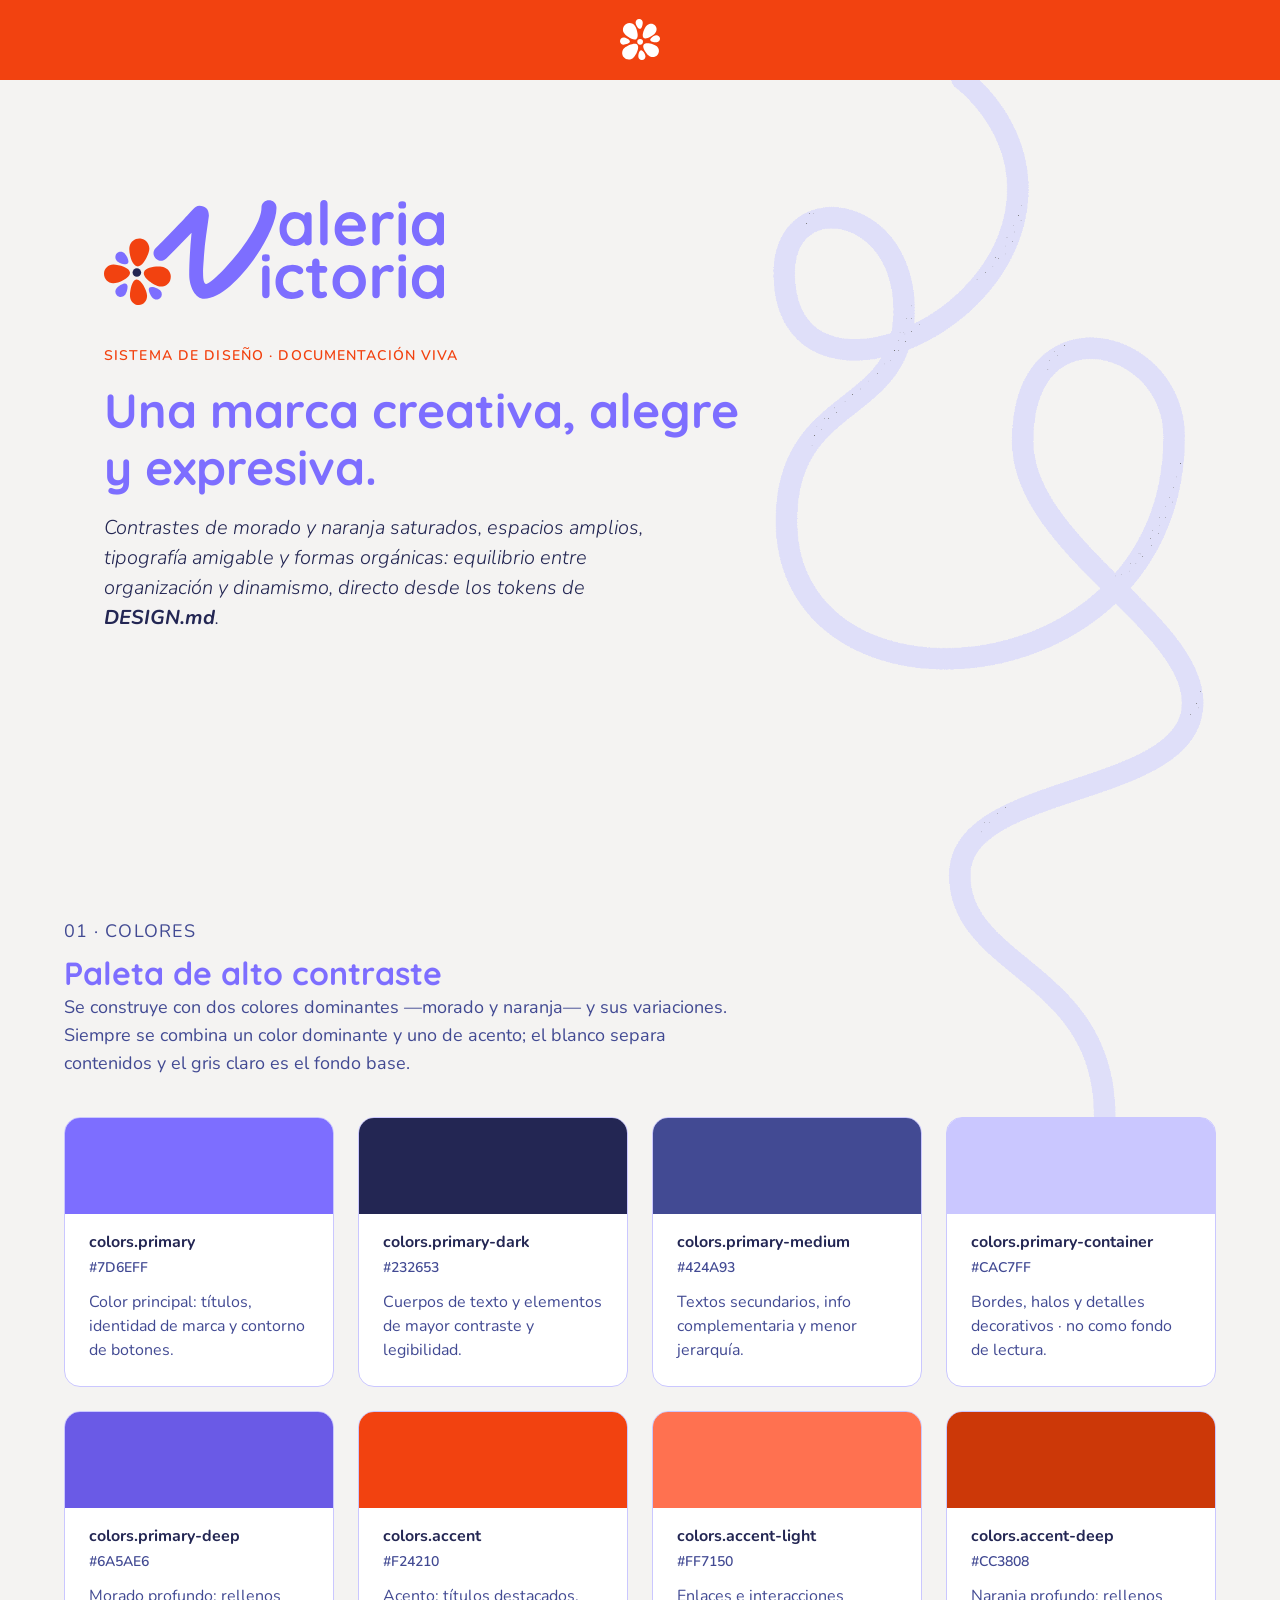
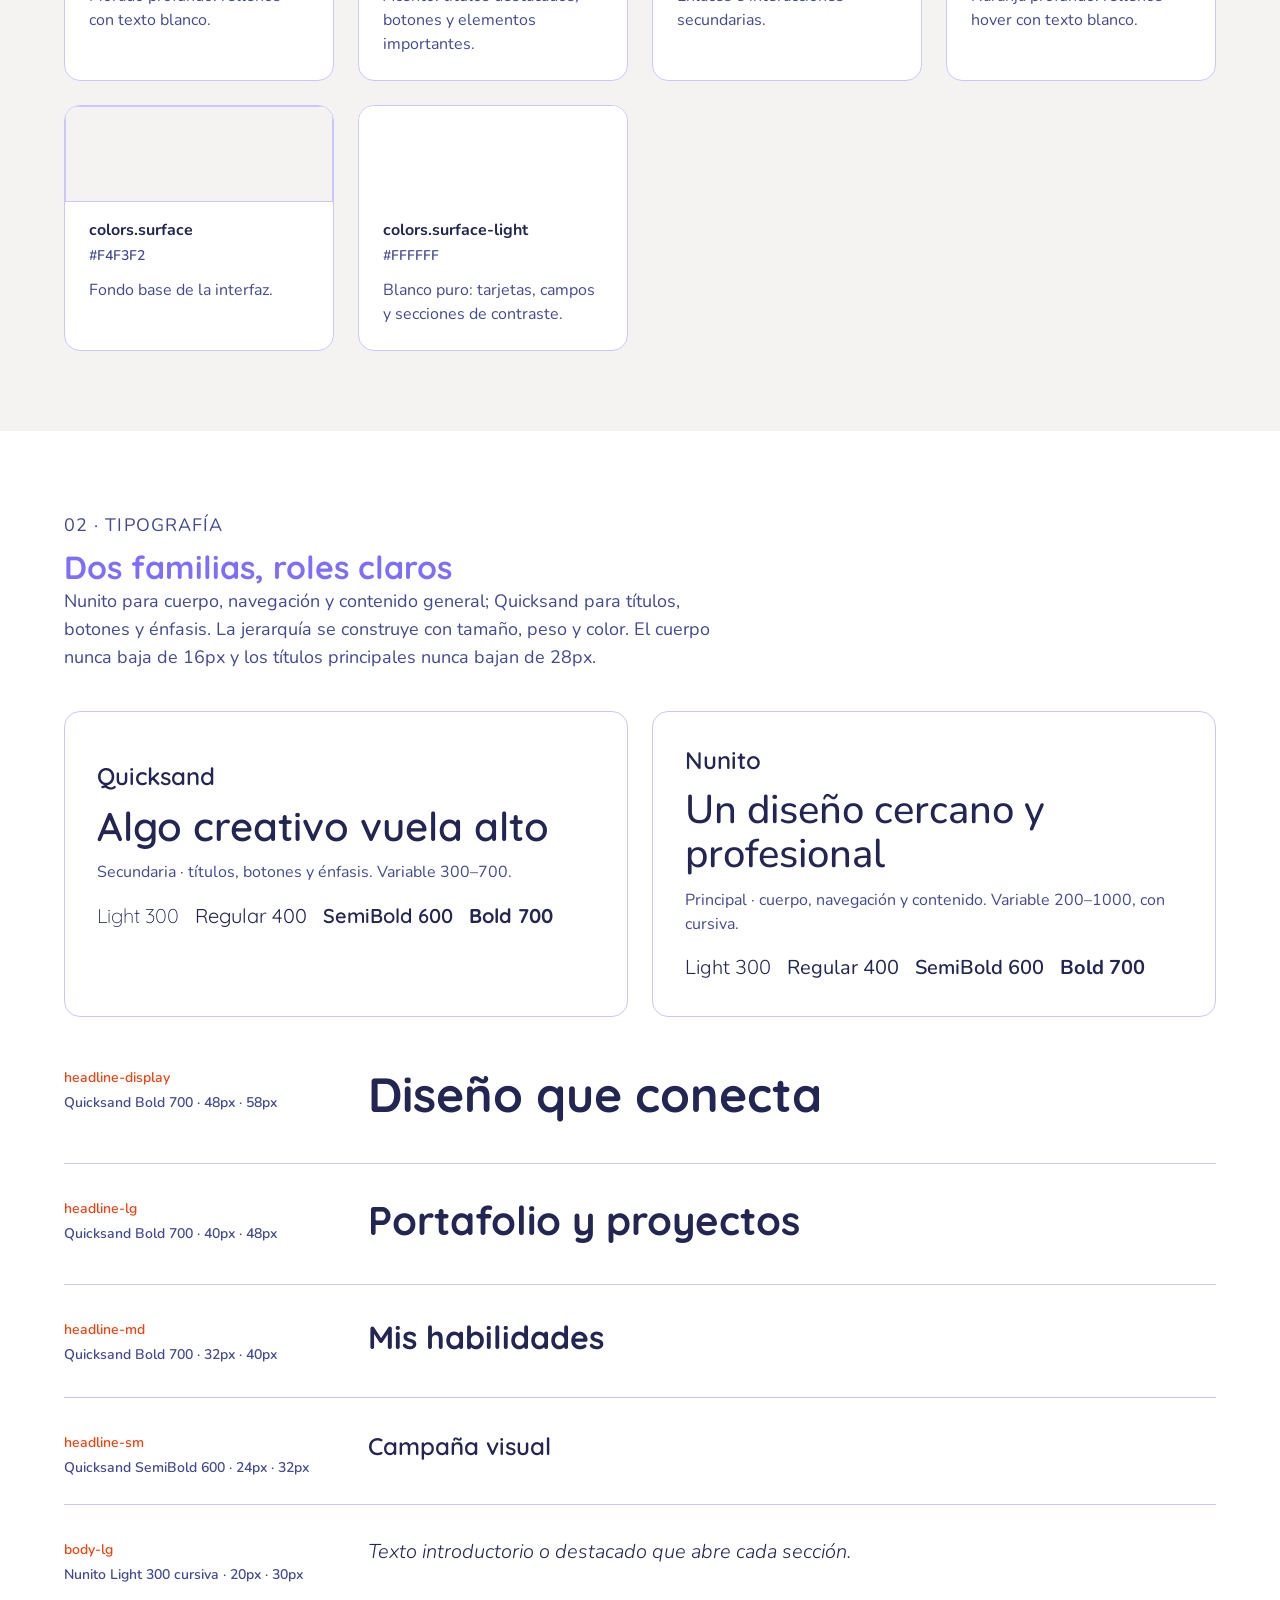
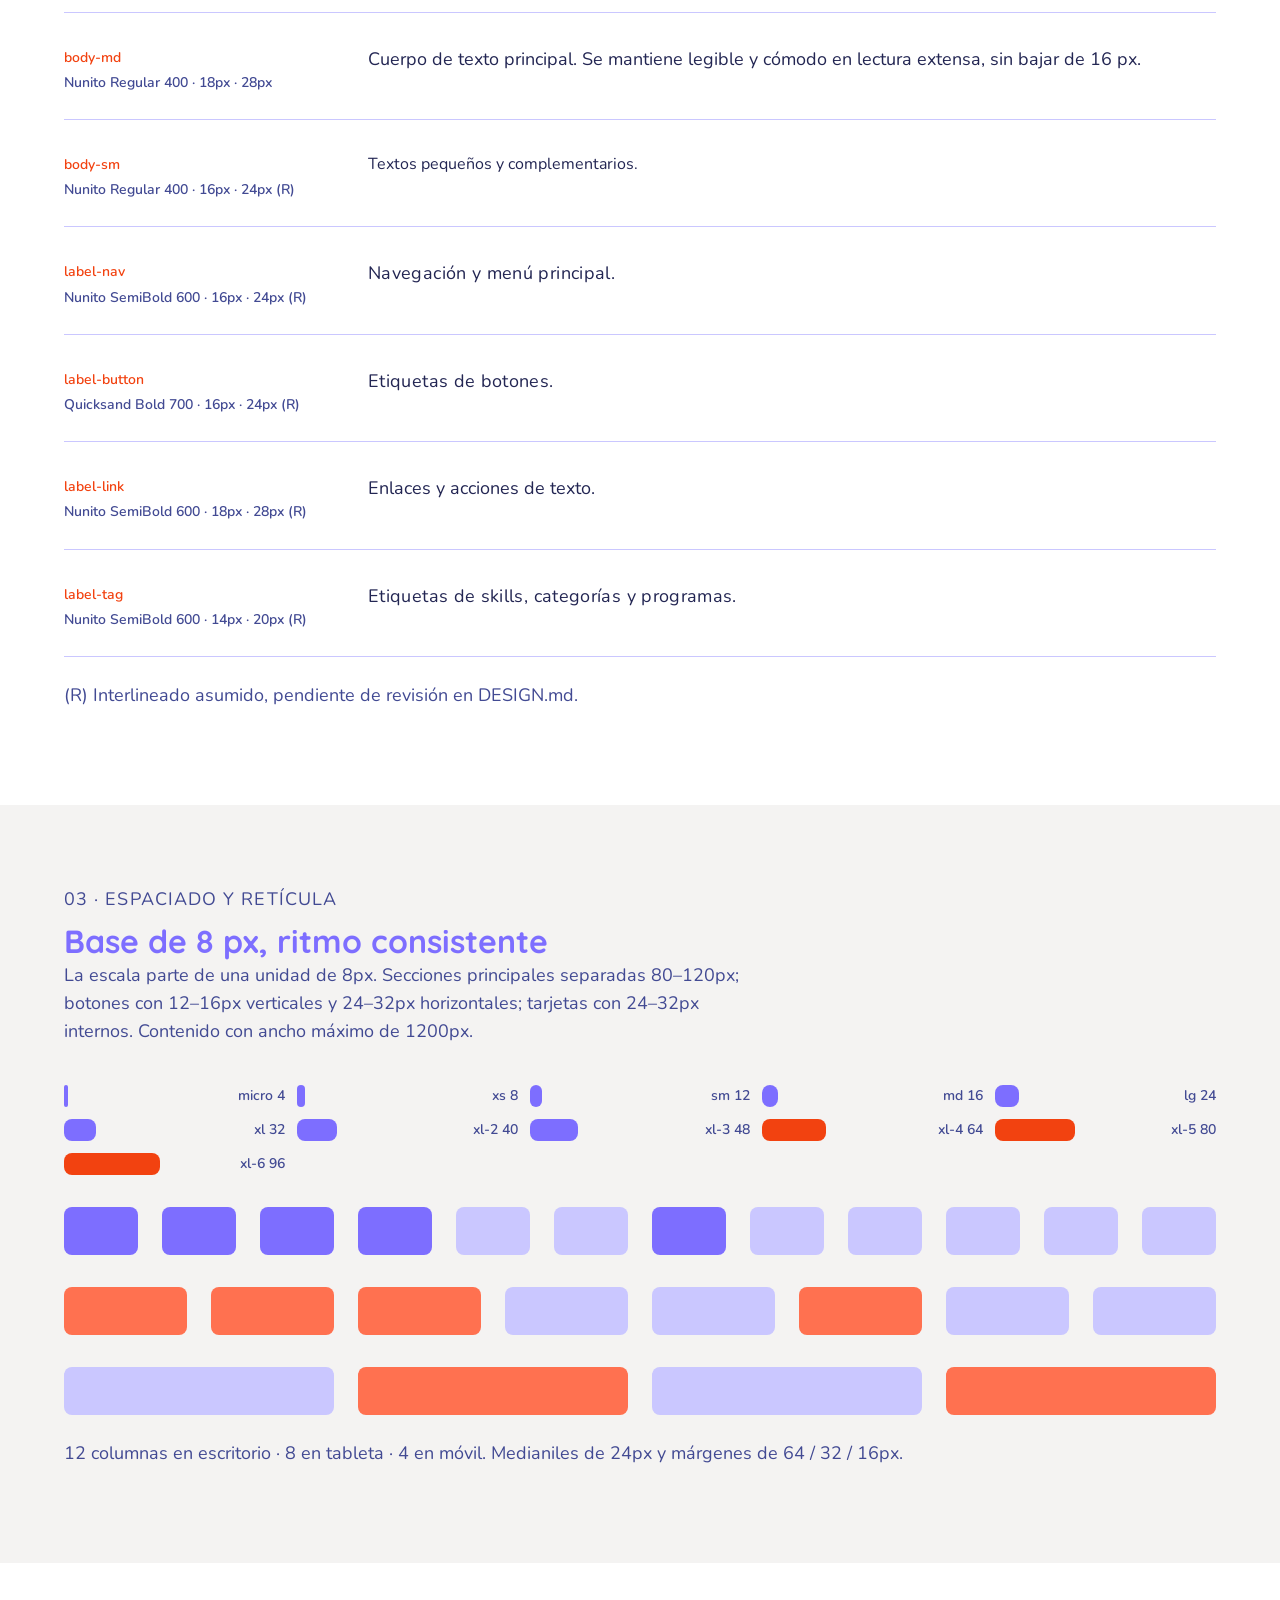
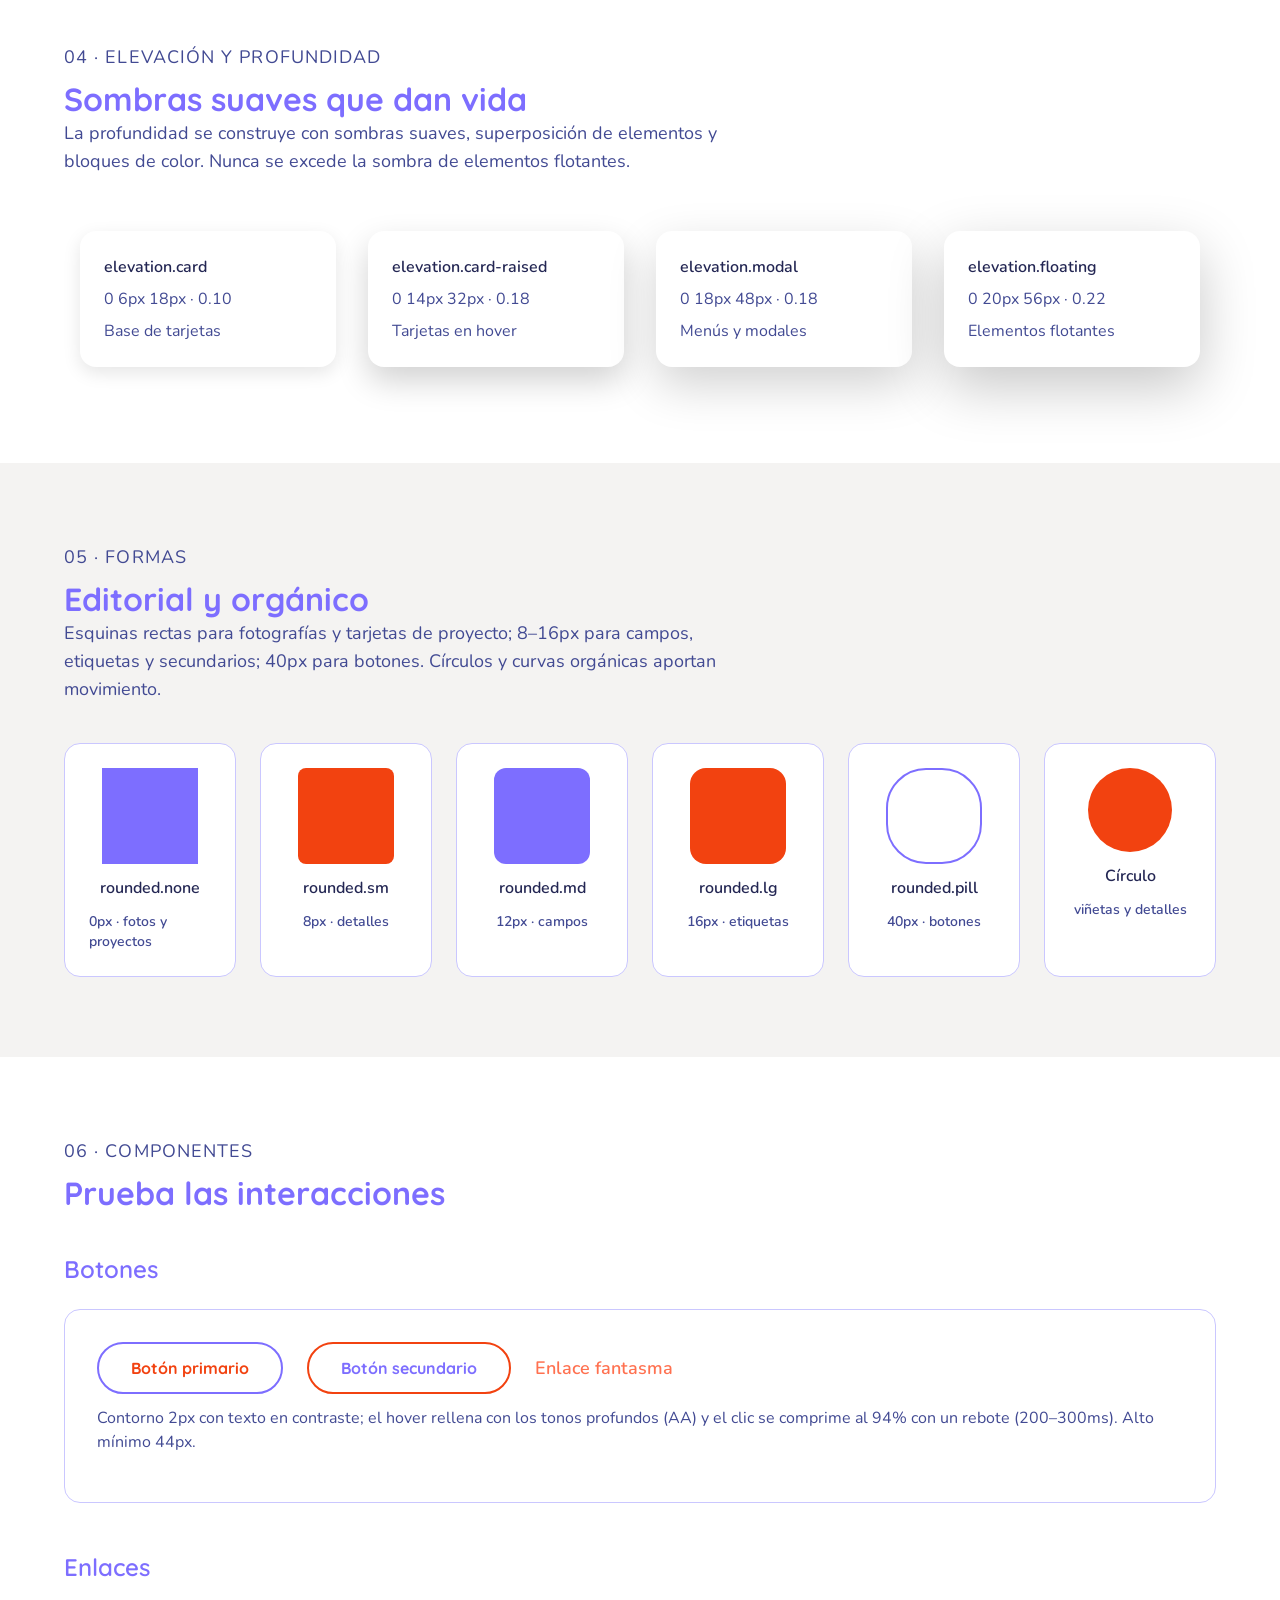
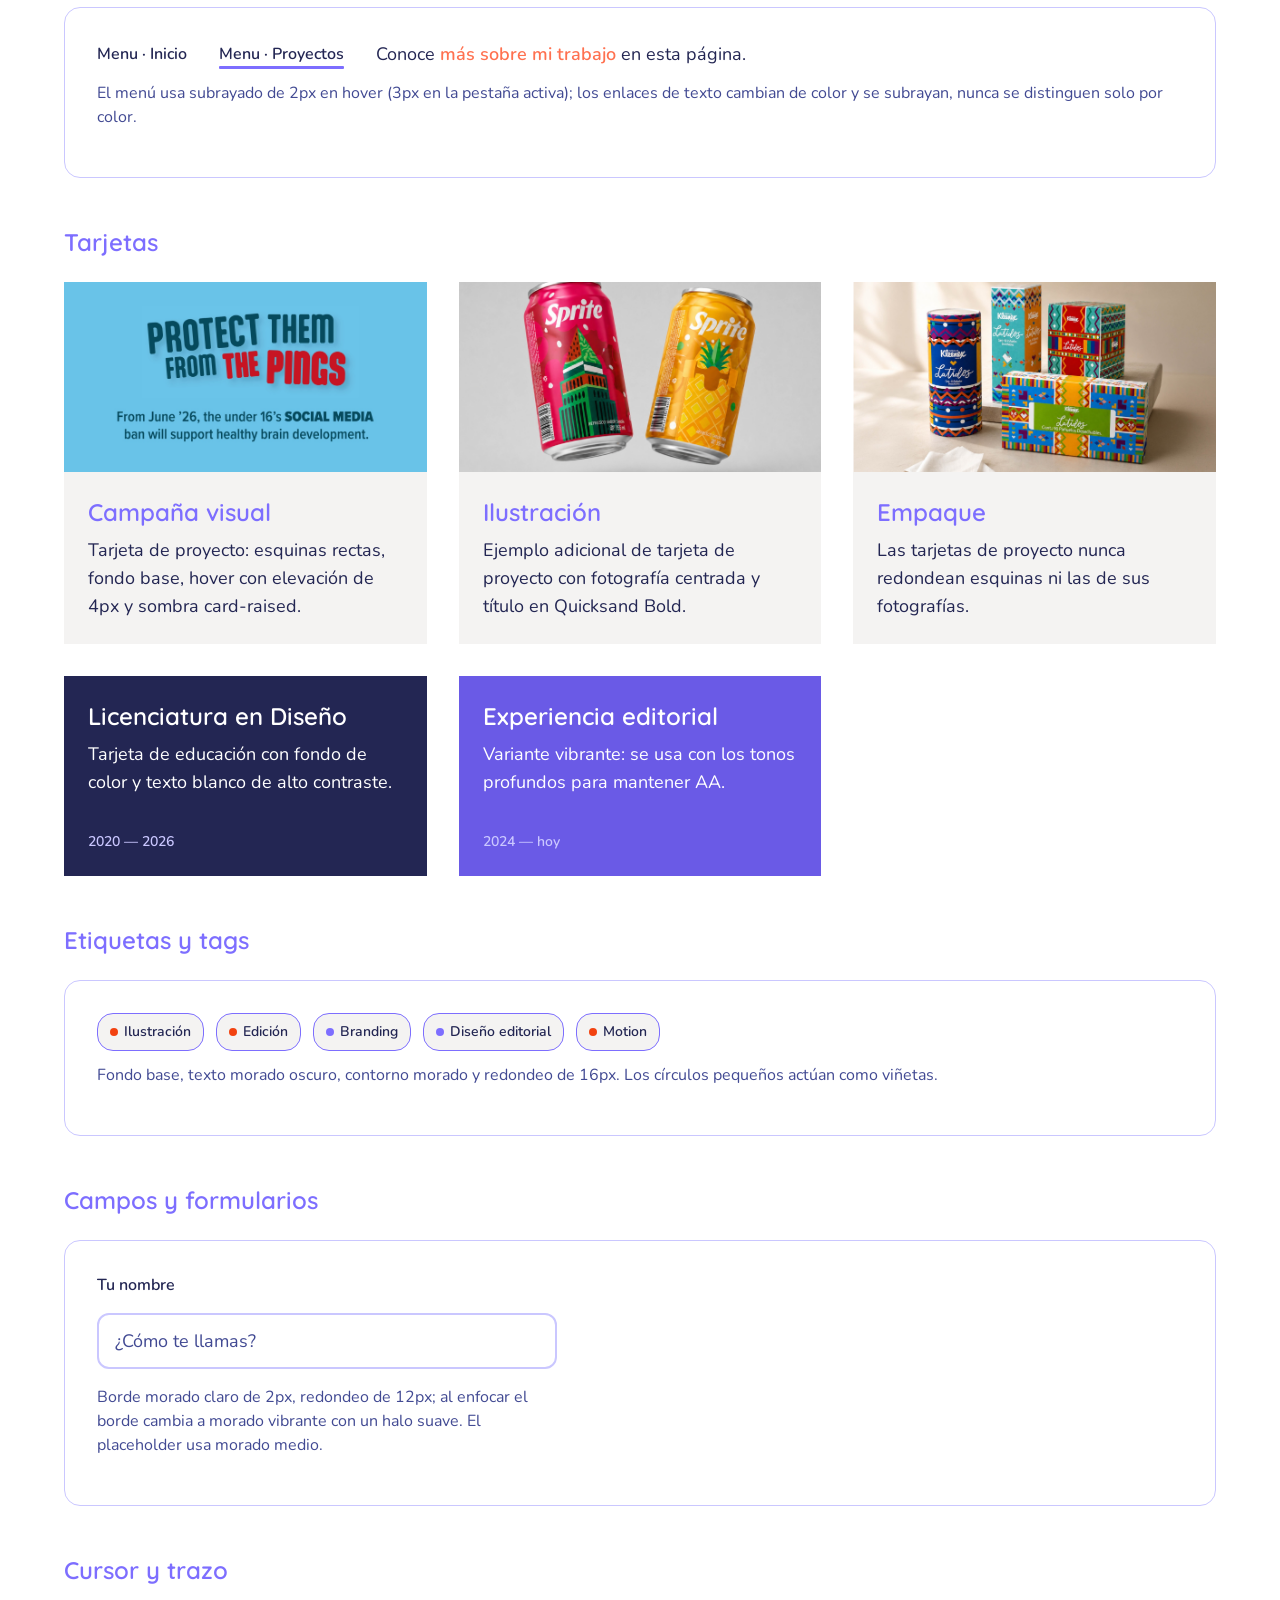
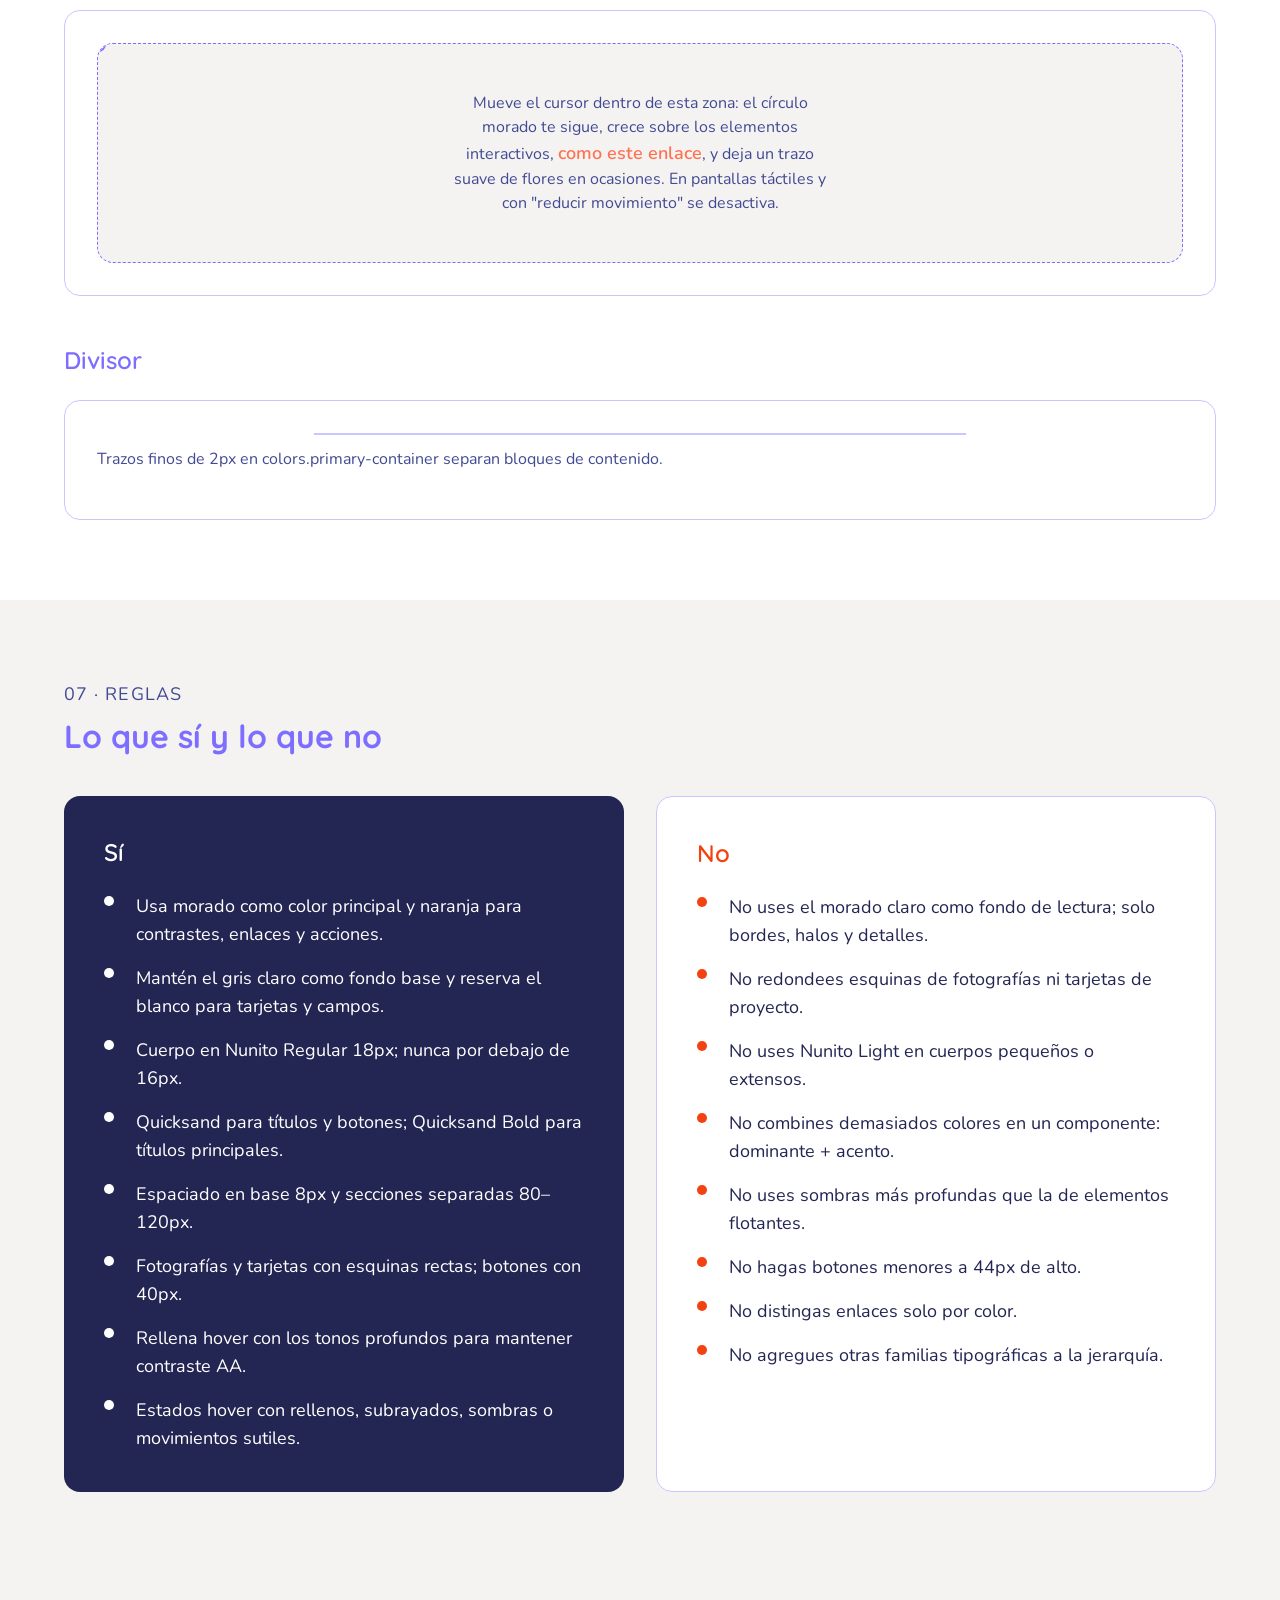
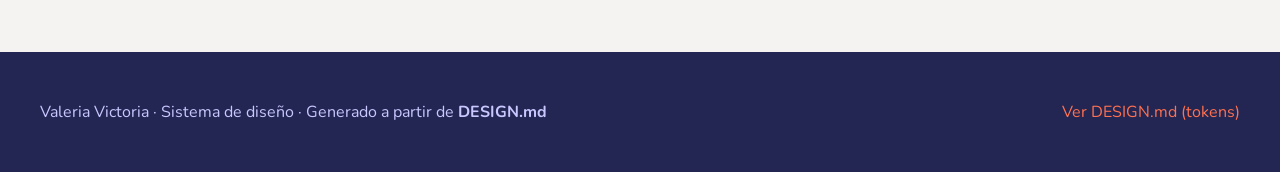
<file: design.html>
<!DOCTYPE html>
<html lang="es">
<head>
<meta charset="UTF-8">
<meta name="viewport" content="width=device-width, initial-scale=1">
<title>Valeria Victoria · Sistema de Diseño</title>
<link rel="icon" href="assets/img/icon.svg" type="image/svg+xml">
<meta name="description" content="Página de referencia del sistema de diseño Valeria Victoria: colores, tipografía, espaciado, elevación, formas y componentes.">
<style>
:root {
  --color-primary: #7d6eff;
  --color-primary-dark: #232653;
  --color-primary-medium: #424a93;
  --color-primary-container: #cac7ff;
  --color-primary-deep: #6a5ae6;
  --color-accent: #f24210;
  --color-accent-light: #ff7150;
  --color-accent-deep: #cc3808;
  --color-surface: #f4f3f2;
  --color-surface-light: #ffffff;
  --spacing-unit: 8px;
  --spacing-micro: 4px;
  --spacing-xs: 8px;
  --spacing-sm: 12px;
  --spacing-md: 16px;
  --spacing-lg: 24px;
  --spacing-xl: 32px;
  --spacing-xl-2: 40px;
  --spacing-xl-3: 48px;
  --spacing-xl-4: 64px;
  --spacing-xl-5: 80px;
  --spacing-xl-6: 96px;
  --spacing-xl-7: 120px;
  --spacing-content-width: 1200px;
  --spacing-gutter: 24px;
  --spacing-margin-desktop: 64px;
  --spacing-margin-tablet: 32px;
  --spacing-margin-mobile: 16px;
  --rounded-none: 0px;
  --rounded-sm: 8px;
  --rounded-md: 12px;
  --rounded-lg: 16px;
  --rounded-pill: 40px;
  --font-quicksand: 'Quicksand', 'Segoe UI', sans-serif;
  --font-nunito: 'Nunito', 'Segoe UI', sans-serif;
  --type-display: 700 48px/58px var(--font-quicksand);
  --type-h1: 700 40px/48px var(--font-quicksand);
  --type-h2: 700 32px/40px var(--font-quicksand);
  --type-h3: 600 24px/32px var(--font-quicksand);
  --type-body-lg: 300 20px/30px var(--font-nunito);
  --type-body-md: 400 18px/28px var(--font-nunito);
  --type-body-sm: 400 16px/24px var(--font-nunito);
  --type-label-nav: 600 16px/24px var(--font-nunito);
  --type-label-button: 700 16px/24px var(--font-quicksand);
  --type-label-link: 600 18px/28px var(--font-nunito);
  --type-label-tag: 600 14px/20px var(--font-nunito);
  --shadow-card: 0 6px 18px rgba(0, 0, 0, 0.10);
  --shadow-card-raised: 0 14px 32px rgba(0, 0, 0, 0.18);
  --shadow-modal: 0 18px 48px rgba(0, 0, 0, 0.18);
  --shadow-floating: 0 20px 56px rgba(0, 0, 0, 0.22);
  --text-on-primary-deep: #ffffff;
  --text-on-accent-deep: #ffffff;
  --text-on-primary-dark: #ffffff;
}

@font-face {
  font-family: 'Nunito';
  src: url('assets/fonts/Nunito-VariableFont_wght.woff2') format('woff2');
  font-weight: 200 1000;
  font-style: normal;
  font-display: swap;
}

@font-face {
  font-family: 'Nunito';
  src: url('assets/fonts/Nunito-Italic-VariableFont_wght.woff2') format('woff2');
  font-weight: 200 1000;
  font-style: italic;
  font-display: swap;
}

@font-face {
  font-family: 'Quicksand';
  src: url('assets/fonts/Quicksand-VariableFont_wght.woff2') format('woff2');
  font-weight: 300 700;
  font-style: normal;
  font-display: swap;
}

* { box-sizing: border-box; }

html { scroll-behavior: smooth; }
html, body { overflow-x: hidden; }
@supports (overflow: clip) { html, body { overflow-x: clip; } }

body {
  margin: 0;
  background: var(--color-surface);
  color: var(--color-primary-dark);
  font: var(--type-body-md);
  -webkit-font-smoothing: antialiased;
  line-height: 1.6;
}

html.is-preloading { overflow: hidden; }

.preloader {
  position: fixed;
  inset: 0;
  z-index: 1000;
  background: var(--color-accent);
  display: flex;
  align-items: center;
  justify-content: center;
  overflow: hidden;
  height: 100vh;
  transition: height .9s cubic-bezier(.4, .08, .2, 1);
  will-change: height;
}
.preloader__icon {
  width: 132px;
  height: auto;
  filter: brightness(0) invert(1);
  display: block;
  clip-path: circle(0% at 50% 50%);
  animation: preload-petals 1.4s cubic-bezier(.65, 0, .35, 1) .1s forwards;
  transition: width .8s cubic-bezier(.4, .08, .2, 1);
}
@keyframes preload-petals {
  from { clip-path: circle(0% at 50% 50%); transform: scale(.55); }
  55%  { transform: scale(1.12); }
  to   { clip-path: circle(62% at 50% 50%); transform: scale(1); }
}
.preloader.is-shrinking .preloader__icon {
  width: 40px;
  transform: scale(1);
  clip-path: none;
}
.preloader.is-done {
  opacity: 0;
  visibility: hidden;
  pointer-events: none;
  transition: opacity .5s ease, visibility 0s linear .5s;
}

@media (prefers-reduced-motion: reduce) {
  .preloader, .preloader__icon { display: none; animation: none; }
}

h1, h2, h3, h4 { font-family: var(--font-quicksand); color: var(--color-primary); margin: 0; }
h1 { font: 700 clamp(32px, 5vw, 48px)/1.2 var(--font-quicksand); }
h2 { font: var(--type-h2); }
h3 { font: var(--type-h3); color: var(--color-primary-dark); }

p { margin: 0 0 var(--spacing-md); }
a { color: var(--color-accent-light); font: var(--type-label-link); text-decoration: none; transition: color .2s ease; }
a:hover { color: var(--color-accent); text-decoration: underline; text-underline-offset: 4px; }

.skip-link {
  position: absolute;
  left: var(--spacing-sm);
  top: -60px;
  z-index: 100;
  background: var(--color-primary-dark);
  color: #fff;
  padding: var(--spacing-sm) var(--spacing-lg);
  border-radius: var(--rounded-pill);
  font: var(--type-label-button);
  transition: top .2s ease;
}
.skip-link:focus { top: var(--spacing-sm); text-decoration: none; color: #fff; }

:focus-visible {
  outline: none;
  box-shadow: 0 0 0 3px var(--color-surface), 0 0 0 6px var(--color-primary-dark);
  border-radius: var(--rounded-sm);
}

.site-header {
  position: sticky;
  top: 0;
  z-index: 50;
  background: var(--color-accent);
}
.site-header__inner {
  max-width: var(--spacing-content-width);
  margin: 0 auto;
  padding: var(--spacing-md) var(--spacing-margin-mobile);
  display: grid;
  grid-template-columns: 1fr auto 1fr;
  align-items: center;
  gap: var(--spacing-md);
}
@media (min-width: 1024px) {
  .site-header__inner { padding: var(--spacing-md) var(--spacing-margin-desktop); }
}
.brand { display: flex; align-items: center; justify-content: center; gap: var(--spacing-sm); }
.brand__logo-link {
  display: inline-flex; align-items: center;
  border-radius: var(--rounded-pill);
  padding: var(--spacing-micro, 4px);
  transition: transform 0.3s cubic-bezier(0.22, 1, 0.36, 1);
}
.brand__logo-link:hover { transform: translateY(-3px) rotate(-6deg); }
.brand__logo { height: 40px; width: auto; filter: brightness(0) invert(1); display: block; }

.site-nav { font: var(--type-label-nav); }
.site-nav--left { justify-self: start; }
.site-nav--right { justify-self: end; }
/* Lista unificada del menú móvil: oculta en escritorio */
.site-nav__list.site-nav__list--mobile { display: none; }
.site-nav__list {
  list-style: none;
  margin: 0;
  padding: 0;
  display: flex;
  align-items: baseline;
  flex-wrap: wrap;
  gap: var(--spacing-md);
}
.site-nav--right .site-nav__list { justify-content: flex-end; }
.site-nav a { color: var(--color-surface-light); font: var(--type-label-nav); text-decoration: none; position: relative; transition: color .25s ease; }
.site-nav a::after {
  content: '';
  position: absolute;
  left: 0;
  bottom: -3px;
  width: 100%;
  height: 2px;
  background: var(--color-surface);
  transform: scaleX(0);
  transform-origin: left;
  transition: transform .3s ease;
}
.site-nav a:hover { color: var(--color-primary-container); text-decoration: none; }
.site-nav a:hover::after { transform: scaleX(1); }
.site-nav a[aria-current="true"] { color: var(--color-primary-container); }
.site-nav a[aria-current="true"]::after { transform: scaleX(1); height: 3px; }
.nav-toggle {
  display: none;
  width: 44px; height: 44px;
  border: 2px solid var(--color-surface-light);
  border-radius: var(--rounded-sm);
  background: transparent;
  color: var(--color-surface-light);
  cursor: pointer;
  place-items: center;
}
.nav-toggle svg { width: 22px; height: 22px; stroke: currentColor; fill: none; }
.nav-toggle .icon-close { display: none; }
.nav-toggle[aria-expanded='true'] .icon-open { display: none; }
.nav-toggle[aria-expanded='true'] .icon-close { display: block; }

main { display: block; }
main > section { scroll-margin-top: 96px; padding: var(--spacing-xl-5) var(--spacing-margin-mobile); }
@media (min-width: 1024px) { main > section { padding-left: var(--spacing-margin-desktop); padding-right: var(--spacing-margin-desktop); } }
.section { max-width: var(--spacing-content-width); margin: 0 auto; }
.section--editors { background: var(--color-surface-light); }
.section__head { max-width: 680px; margin-bottom: var(--spacing-xl-2); }
.section__kicker { font: var(--type-label-tag); color: var(--color-accent); text-transform: uppercase; letter-spacing: .06em; margin-bottom: var(--spacing-xs); }
.section__head h2 { color: var(--color-primary); }
.section__head p { color: var(--color-primary-medium); font: var(--type-body-md); }

.hero {
  background: var(--color-surface);
  position: relative;
}
.hero__inner {
  max-width: var(--spacing-content-width);
  margin: 0 auto;
  padding: var(--spacing-xl-6) var(--spacing-margin-mobile) var(--spacing-xl-5);
  position: relative;
  z-index: 2;
}
@media (min-width: 1024px) { .hero__inner { padding: var(--spacing-xl-7) var(--spacing-margin-desktop); } }
.hero__logo { width: min(340px, 80%); height: auto; margin-bottom: var(--spacing-xl); }
.hero__kicker { font: var(--type-label-tag); letter-spacing: .08em; text-transform: uppercase; color: var(--color-accent); }
.hero h1 { color: var(--color-primary); margin: var(--spacing-sm) 0 var(--spacing-md); }
.hero__lead { font: var(--type-body-lg); font-style: italic; color: var(--color-primary-dark); max-width: 560px; }
.hero__actions { display: flex; flex-wrap: wrap; gap: var(--spacing-md); margin-top: var(--spacing-xl); align-items: center; }
.hero__organic {
  position: absolute;
  right: -20px;
  top: -53px;
  width: auto;
  height: 155%;
  opacity: .55;
  z-index: 1;
  pointer-events: none;
}
#colores { position: relative; z-index: 2; }

.btn {
  display: inline-flex;
  align-items: center;
  justify-content: center;
  min-height: 44px;
  padding: var(--spacing-sm) var(--spacing-xl);
  border-radius: var(--rounded-pill);
  font: var(--type-label-button);
  text-decoration: none;
  cursor: pointer;
  border: 2px solid transparent;
  transition: transform .1s ease, background-color .2s ease, color .2s ease, border-color .2s ease, box-shadow .2s ease;
  will-change: transform;
}
.btn:focus-visible { box-shadow: 0 0 0 3px var(--color-surface), 0 0 0 6px var(--color-primary-dark); }
.btn-primary {
  background: transparent;
  border-color: var(--color-primary);
  color: var(--color-accent);
}
.btn-primary:hover { background: var(--color-primary-deep); border-color: var(--color-primary-deep); color: var(--text-on-primary-deep); }
.btn-secondary {
  background: transparent;
  border-color: var(--color-accent);
  color: var(--color-primary);
}
.btn-secondary:hover { background: var(--color-accent-deep); border-color: var(--color-accent-deep); color: var(--text-on-accent-deep); }
.btn-ghost { background: transparent; border: 0; color: var(--color-accent-light); font: var(--type-label-link); padding: 0; min-height: 0; }
.btn-ghost:hover { color: var(--color-accent); text-decoration: underline; text-underline-offset: 4px; }
.btn.is-pressed { transform: scale(.94) translateY(2px); }

.swatch-grid {
  display: grid;
  grid-template-columns: repeat(auto-fill, minmax(240px, 1fr));
  gap: var(--spacing-lg);
}
.swatch {
  background: var(--color-surface-light);
  border: 1px solid var(--color-primary-container);
  border-radius: var(--rounded-lg);
  overflow: hidden;
  display: flex;
  flex-direction: column;
}
.swatch__chip { height: 96px; position: relative; }
.swatch__chip--ring { box-shadow: inset 0 0 0 1px var(--color-primary-container); }
.swatch__body { padding: var(--spacing-md) var(--spacing-lg) var(--spacing-lg); display: flex; flex-direction: column; gap: var(--spacing-micro); flex: 1; }
.swatch__name { font: var(--type-label-button); color: var(--color-primary-dark); font-family: var(--font-nunito); font-weight: 700; }
.swatch__hex { font: var(--type-label-tag); color: var(--color-primary-medium); text-transform: uppercase; }
.swatch__role { font: var(--type-body-sm); color: var(--color-primary-medium); margin-top: var(--spacing-xs); }

.fam-grid { display: grid; gap: var(--spacing-lg); grid-template-columns: repeat(auto-fit, minmax(280px, 1fr)); }
.fam {
  background: var(--color-surface-light);
  border: 1px solid var(--color-primary-container);
  border-radius: var(--rounded-lg);
  padding: var(--spacing-xl);
}
.fam__sample { font-size: 40px; line-height: 1.1; margin: var(--spacing-sm) 0; color: var(--color-primary-dark); }
.fam--quicksand .fam__sample { font-family: var(--font-quicksand); font-weight: 600; }
.fam--nunito .fam__sample { font-family: var(--font-nunito); font-weight: 500; }
.fam__note { font: var(--type-body-sm); color: var(--color-primary-medium); }
.fam__weights { display: flex; gap: var(--spacing-md); flex-wrap: wrap; margin-top: var(--spacing-md); }
.fam__weights span { font-size: 20px; }
.fam--nunito .fam__weights span { font-family: var(--font-nunito); }
.fam--quicksand .fam__weights span { font-family: var(--font-quicksand); }

.type-list { display: grid; gap: var(--spacing-xl); }
.type-row {
  display: grid;
  grid-template-columns: minmax(160px, 280px) 1fr;
  gap: var(--spacing-lg);
  padding-bottom: var(--spacing-lg);
  border-bottom: 1px solid var(--color-primary-container);
  align-items: start;
}
@media (max-width: 640px) { .type-row { grid-template-columns: 1fr; } }
.type-row__spec { font: var(--type-label-tag); color: var(--color-primary-medium); line-height: 1.8; }
.type-row__spec code { font-family: var(--font-nunito); font-weight: 600; color: var(--color-accent); }
.type-row__sample { color: var(--color-primary-dark); }
.type-row__sample--display { font: var(--type-display); }
.type-row__sample--h1 { font: var(--type-h1); }
.type-row__sample--h2 { font: var(--type-h2); }
.type-row__sample--h3 { font: var(--type-h3); }
.type-row__sample--body-lg { font: var(--type-body-lg); font-style: italic; }
.type-row__sample--body-md { font: var(--type-body-md); }
.type-row__sample--body-sm { font: var(--type-body-sm); }
.type-row__sample--label-nav, .type-row__sample--label-button, .type-row__sample--label-tag { letter-spacing: .02em; }

.spacer-grid { display: grid; grid-template-columns: repeat(auto-fill, minmax(200px, 1fr)); gap: var(--spacing-sm); }
.spacer-item { display: flex; align-items: center; gap: var(--spacing-sm); }
.spacer-track { flex: 1; display: flex; flex-direction: column; gap: 2px; }
.spacer-track i { display: block; height: 22px; background: var(--color-primary); border-radius: var(--rounded-sm); max-width: 100%; }
.spacer-track i.is-accent { background: var(--color-accent); }
.spacer-item__label { font: var(--type-label-tag); color: var(--color-primary-medium); white-space: nowrap; }
.grid-demo { display: grid; gap: var(--spacing-gutter); margin-top: var(--spacing-xl); }
.grid-demo--12 { grid-template-columns: repeat(12, 1fr); }
.grid-demo--8 { grid-template-columns: repeat(8, 1fr); }
.grid-demo--4 { grid-template-columns: repeat(4, 1fr); }
.grid-demo i { display: block; height: 48px; border-radius: var(--rounded-sm); background: var(--color-primary-container); }
.grid-demo--12 i:nth-child(-n+4), .grid-demo--12 i:nth-child(7) { background: var(--color-primary); }
.grid-demo--8 i:nth-child(-n+3), .grid-demo--8 i:nth-child(6) { background: var(--color-accent-light); }
.grid-demo--4 i:nth-child(even) { background: var(--color-accent-light); }
.layout-notes { margin-top: var(--spacing-lg); color: var(--color-primary-medium); font: var(--type-body-md); }

.elev-grid { display: grid; grid-template-columns: repeat(auto-fit, minmax(220px, 1fr)); gap: var(--spacing-xl); padding: var(--spacing-md); }
.elev-card {
  background: var(--color-surface-light);
  border-radius: var(--rounded-lg);
  padding: var(--spacing-lg);
  font: var(--type-body-sm);
  color: var(--color-primary-medium);
  display: flex;
  flex-direction: column;
  gap: var(--spacing-xs);
}
.elev-card--card { box-shadow: var(--shadow-card); }
.elev-card--raised { box-shadow: var(--shadow-card-raised); }
.elev-card--modal { box-shadow: var(--shadow-modal); }
.elev-card--floating { box-shadow: var(--shadow-floating); }
.elev-card b { font: var(--type-label-nav); color: var(--color-primary-dark); }

.shape-grid { display: grid; grid-template-columns: repeat(auto-fit, minmax(160px, 1fr)); gap: var(--spacing-lg); }
.shape {
  background: var(--color-surface-light);
  border: 1px solid var(--color-primary-container);
  padding: var(--spacing-lg);
  display: flex;
  flex-direction: column;
  align-items: center;
  gap: var(--spacing-sm);
  border-radius: var(--rounded-lg);
}
.shape__box { width: 96px; height: 96px; background: var(--color-primary); }
.shape__box.is-accent { background: var(--color-accent); }
.shape__box.is-outline { background: transparent; border: 2px solid var(--color-primary); }
.shape--none .shape__box { border-radius: var(--rounded-none); }
.shape--sm .shape__box { border-radius: var(--rounded-sm); }
.shape--md .shape__box { border-radius: var(--rounded-md); }
.shape--lg .shape__box { border-radius: var(--rounded-lg); }
.shape--pill .shape__box { border-radius: var(--rounded-pill); }
.shape--circle .shape__box { border-radius: 50%; width: 84px; height: 84px; }
.shape__label { font: var(--type-label-tag); color: var(--color-primary-medium); }
.shape__value { font: var(--type-label-nav); color: var(--color-primary-dark); }

.comp-grid { display: grid; gap: var(--spacing-xl-3); }

.comp-block h3 { margin-bottom: var(--spacing-lg); color: var(--color-primary); }
.demo-panel {
  background: var(--color-surface-light);
  border: 1px solid var(--color-primary-container);
  border-radius: var(--rounded-lg);
  padding: var(--spacing-xl);
}
.demo-row { display: flex; flex-wrap: wrap; gap: var(--spacing-lg); align-items: center; }
.demo-caption { font: var(--type-body-sm); color: var(--color-primary-medium); margin-top: var(--spacing-sm); width: 100%; }

.links-demo { display: flex; flex-wrap: wrap; gap: var(--spacing-xl); align-items: center; }
.nav-link-demo { font: var(--type-label-nav); color: var(--color-primary-dark); text-decoration: none; position: relative; transition: color .25s ease; }
.nav-link-demo::after {
  content: '';
  position: absolute;
  left: 0;
  bottom: -3px;
  width: 100%;
  height: 2px;
  background: var(--color-accent);
  transform: scaleX(0);
  transform-origin: left;
  transition: transform .3s ease;
  border-radius: 1px;
}
.nav-link-demo:hover { color: var(--color-accent); text-decoration: none; }
.nav-link-demo:hover::after { transform: scaleX(1); }
.nav-link-demo.is-active { color: var(--color-primary-dark); }
.nav-link-demo.is-active::after { transform: scaleX(1); height: 3px; background: var(--color-primary); }
.link-inline-demo { font: var(--type-label-link); color: var(--color-accent-light); }
.link-inline-demo:hover { color: var(--color-accent); text-decoration: underline; }

.cards-demo { display: grid; grid-template-columns: repeat(auto-fit, minmax(280px, 1fr)); gap: var(--spacing-xl); }
.card-project {
  background: var(--color-surface);
  color: var(--color-primary-dark);
  border-radius: var(--rounded-none);
  overflow: hidden;
  box-shadow: none;
  transition: transform .25s ease, box-shadow .25s ease;
}
.card-project img { width: 100%; height: 190px; object-fit: cover; display: block; }
.card-project__body { padding: var(--spacing-lg); }
.card-project__title { font: var(--type-h3); color: var(--color-primary); margin-bottom: var(--spacing-xs); }
.card-project__text { font: var(--type-body-md); color: var(--color-primary-dark); margin: 0; }
.card-project:hover { transform: translateY(-4px); box-shadow: var(--shadow-card-raised); }
.card-education {
  background: var(--color-primary-dark);
  color: var(--text-on-primary-dark);
  border-radius: var(--rounded-none);
  padding: var(--spacing-lg);
  display: flex;
  flex-direction: column;
  justify-content: space-between;
  min-height: 200px;
}
.card-education.is-variant { background: var(--color-primary-deep); color: var(--text-on-primary-deep); }
.card-education h4 { font: var(--type-h3); color: #fff; margin-bottom: var(--spacing-xs); }
.card-education p { font: var(--type-body-md); margin: 0; color: #fff; }
.card-education__year { font: var(--type-label-tag); color: var(--color-primary-container); }

.tag-row { display: flex; flex-wrap: wrap; gap: var(--spacing-sm); }
.tag {
  background: var(--color-surface);
  color: var(--color-primary-dark);
  font: var(--type-label-tag);
  border: 1px solid var(--color-primary);
  border-radius: var(--rounded-lg);
  padding: 8px 12px;
  display: inline-flex;
  align-items: center;
  gap: 6px;
}
.tag[aria-hidden="true"] { position: absolute; width: 1px; height: 1px; overflow: hidden; clip-path: inset(50%); white-space: nowrap; }
.tag i { width: 8px; height: 8px; border-radius: 50%; background: var(--color-accent); display: inline-block; }
.tag i.is-primary { background: var(--color-primary); }

.field-demo { display: grid; gap: var(--spacing-md); max-width: 460px; }
.field-demo label { font: var(--type-label-nav); color: var(--color-primary-dark); }
.field-input {
  width: 100%;
  background: var(--color-surface-light);
  color: var(--color-primary-dark);
  font: var(--type-body-md);
  border: 2px solid var(--color-primary-container);
  border-radius: var(--rounded-md);
  padding: var(--spacing-sm) var(--spacing-md);
}
.field-input::placeholder { color: var(--color-primary-medium); }
.field-input:focus { outline: none; border-color: var(--color-primary); box-shadow: 0 0 0 4px rgba(125, 110, 255, 0.25); }
.field-note { font: var(--type-body-sm); color: var(--color-primary-medium); }

.divider-demo { height: 2px; background: var(--color-primary-container); width: 60%; margin: 0 auto; }

.cursor-demo {
  position: relative;
  background: var(--color-surface);
  border: 1px dashed var(--color-primary);
  border-radius: var(--rounded-lg);
  min-height: 220px;
  overflow: hidden;
  cursor: none;
  display: flex;
  align-items: center;
  justify-content: center;
  text-align: center;
  padding: var(--spacing-lg);
}
.cursor-demo p { font: var(--type-body-sm); color: var(--color-primary-medium); margin: 0; max-width: 380px; }
.cursor-demo .demo-hover { color: var(--color-accent-light); font: var(--type-label-link); }
.cursor__dot {
  position: absolute;
  top: 0;
  left: 0;
  width: 16px;
  height: 16px;
  border-radius: 50%;
  background: var(--color-primary);
  pointer-events: none;
  transform: translate(-50%, -50%);
  z-index: 3;
  transition: width .2s ease, height .2s ease, background-color .15s ease;
}
.cursor__dot.is-grow { width: 40px; height: 40px; background: var(--color-primary-deep); }
.cursor__dot.is-pressed { transform: translate(-50%, -50%) scale(.7); }
.cursor__trace {
  position: absolute;
  top: 0;
  left: 0;
  width: 16px;
  height: 16px;
  border-radius: 50%;
  background: var(--color-primary-container);
  pointer-events: none;
  z-index: 2;
  transform: translate(-50%, -50%);
  opacity: .7;
}
.cursor-demo.has-touch, .cursor-demo.has-touch * { cursor: auto; }

/* Trazo de flores (igual que en index.html) */
.cursor__flower {
  position: absolute;
  z-index: 2;
  width: 44px; height: 44px;
  margin: -22px 0 0 -22px;
  pointer-events: none;
  opacity: 0;
  animation: demo-flower-fade 1.15s ease-out forwards;
}
@keyframes demo-flower-fade {
  0%   { opacity: 0; transform: scale(calc(var(--sc, 1) * 0.4)) rotate(0deg); }
  18%  { opacity: 0.95; }
  100% { opacity: 0; transform: scale(var(--sc, 1)) rotate(var(--rot, 0deg)) translateY(-22px); }
}

.rules-grid { display: grid; grid-template-columns: repeat(auto-fit, minmax(300px, 1fr)); gap: var(--spacing-xl); }
.rules-panel { border-radius: var(--rounded-lg); padding: var(--spacing-xl-2); }
.rules-panel--do { background: var(--color-primary-dark); color: #fff; }
.rules-panel--do h3 { color: #fff; margin-bottom: var(--spacing-lg); }
.rules-panel--dont { background: var(--color-surface-light); border: 1px solid var(--color-primary-container); color: var(--color-primary-dark); }
.rules-panel--dont h3 { color: var(--color-accent); margin-bottom: var(--spacing-lg); }
.rules-panel ul { list-style: none; margin: 0; padding: 0; display: grid; gap: var(--spacing-md); }
.rules-panel li { font: var(--type-body-md); padding-left: var(--spacing-xl); position: relative; }
.rules-panel li::before {
  position: absolute;
  left: 0;
  top: 4px;
  width: 10px;
  height: 10px;
  border-radius: 50%;
  background: var(--color-accent);
  content: '';
}
.rules-panel--do li::before { background: #fff; }

.site-footer {
  background: var(--color-primary-dark);
  color: var(--color-primary-container);
  padding: var(--spacing-xl-3) var(--spacing-margin-mobile);
  margin-top: var(--spacing-xl-5);
}
.site-footer__inner { max-width: var(--spacing-content-width); margin: 0 auto; display: flex; flex-direction: column; gap: var(--spacing-md); }
@media (min-width: 768px) { .site-footer__inner { flex-direction: row; justify-content: space-between; align-items: center; } }
.site-footer p { font: var(--type-body-sm); margin: 0; color: var(--color-primary-container); }
.site-footer a { font: var(--type-body-sm); color: var(--color-accent-light); }
.site-footer a:hover { color: var(--color-accent); }

@media (max-width: 767px) {
  .site-header__inner {
    display: flex;
    flex-wrap: wrap;
    align-items: center;
    justify-content: space-between;
    gap: var(--spacing-xs) var(--spacing-sm);
    padding: var(--spacing-sm) var(--spacing-margin-mobile);
  }
  .brand { order: 1; }
  .site-nav--right { order: 2; margin-left: auto; }
  .nav-toggle { display: grid; padding: 0; justify-items: center; }
  .site-nav__list { display: none; }
  .site-nav__list--mobile { display: none; }
  /* Panel desplegable flotante, idéntico al de index.html */
  .site-nav--left { display: none; }
  .site-header.is-open .site-nav--left {
    display: block;
    position: absolute;
    top: 100%; left: 0; right: 0;
    background: var(--color-surface-light);
    box-shadow: var(--shadow-modal);
    border-bottom: 2px solid var(--color-primary-container);
  }
  .site-header.is-open .site-nav__list--mobile {
    display: flex;
    flex-direction: column;
    align-items: stretch;
    row-gap: 0;
    padding: var(--spacing-sm) var(--spacing-md) var(--spacing-md);
  }
  .site-header.is-open .site-nav a {
    min-height: 44px;
    display: flex;
    align-items: center;
    width: 100%;
    color: var(--color-primary-dark);
    font: var(--type-label-button);
    border-bottom: 1px solid var(--color-primary-container);
  }
  .site-header.is-open .site-nav a::after { display: none; }
  .site-header.is-open .site-nav a:hover { color: var(--color-accent); }
  .site-header.is-open .site-nav__list--mobile li:last-child a { border-bottom: 0; }
  .site-header.is-open .site-nav a[aria-current="true"] {
    color: var(--color-primary);
    border-left: 4px solid var(--color-primary);
  }
}

.js-reveal .reveal {
  opacity: 0;
  transform: translateY(28px);
  transition: opacity 1s ease, transform 1s cubic-bezier(.22, .61, .36, 1);
}
.js-reveal .reveal.is-visible { opacity: 1; transform: none; }

.hero-reveal {
  opacity: 0;
  transform: translateX(-36px);
  transition: opacity 1.4s ease, transform 1.4s cubic-bezier(.22, .61, .36, 1);
}
.hero-reveal.is-visible { opacity: 1; transform: none; }

@media (prefers-reduced-motion: reduce) {
  html { scroll-behavior: auto; }
  *, *::before, *::after { animation: none !important; transition: none !important; }
}
</style>
</head>
<body>
<div class="preloader" id="preloader" aria-hidden="true">
  <img class="preloader__icon" src="assets/img/icon.svg" alt="">
</div>
<a class="skip-link" href="#principal">Saltar al contenido</a>

<header class="site-header">
  <div class="site-header__inner">
    <nav class="site-nav site-nav--left" aria-label="Secciones de la página">
      <ul class="site-nav__list" id="menu-izquierda">
        <li><a href="#colores">Colores</a></li>
        <li><a href="#tipografia">Tipografía</a></li>
        <li><a href="#layout">Espaciado</a></li>
      </ul>
      <ul class="site-nav__list site-nav__list--mobile" id="menu-movil">
        <li><a href="#colores">Colores</a></li>
        <li><a href="#tipografia">Tipografía</a></li>
        <li><a href="#layout">Espaciado</a></li>
        <li><a href="#elevacion">Elevación</a></li>
        <li><a href="#formas">Formas</a></li>
        <li><a href="#componentes">Componentes</a></li>
        <li><a href="#reglas">Reglas</a></li>
      </ul>
    </nav>
    <div class="brand">
      <a class="brand__logo-link" href="#inicio" aria-label="Ir al inicio de la página">
        <img class="brand__logo" src="assets/img/icon.svg" alt="Ir al inicio">
      </a>
    </div>
    <nav class="site-nav site-nav--right" aria-label="Secciones de la página">
      <ul class="site-nav__list" id="menu-derecha">
        <li><a href="#elevacion">Elevación</a></li>
        <li><a href="#formas">Formas</a></li>
        <li><a href="#componentes">Componentes</a></li>
        <li><a href="#reglas">Reglas</a></li>
      </ul>
      <button class="nav-toggle" type="button" aria-expanded="false" aria-controls="menu-izquierda menu-derecha" aria-label="Abrir menú">
        <svg class="icon-open" viewBox="0 0 24 24" stroke-linecap="round" aria-hidden="true"><path d="M4 7h16M4 12h16M4 17h16"/></svg>
        <svg class="icon-close" viewBox="0 0 24 24" stroke-linecap="round" aria-hidden="true"><path d="M6 6l12 12M18 6L6 18"/></svg>
      </button>
    </nav>
  </div>
</header>

<main id="principal">
  <div class="hero" id="inicio">
    <div class="hero__inner">
      <img class="hero__logo" src="assets/img/logo.svg" alt="Logotipo Valeria Victoria">
      <p class="hero__kicker">Sistema de diseño · Documentación viva</p>
      <h1>Una marca creativa, alegre<br>y expresiva.</h1>
      <p class="hero__lead">Contrastes de morado y naranja saturados, espacios amplios, tipografía amigable y formas orgánicas: equilibrio entre organización y dinamismo, directo desde los tokens de <strong>DESIGN.md</strong>.</p>
      <div class="hero__actions">
        <a class="btn btn-primary" href="#colores">Explorar colores</a>
        <a class="btn btn-ghost" href="#componentes">Ver componentes</a>
      </div>
    </div>
    <img class="hero__organic" src="assets/gif/forma-organica.gif" alt="" aria-hidden="true">
  </div>

  <section id="colores" aria-labelledby="colores-t">
    <div class="section">
      <div class="section__head">
        <p class="section__kicker">01 · Colores</p>
        <h2 id="colores-t">Paleta de alto contraste</h2>
        <p>Se construye con dos colores dominantes —morado y naranja— y sus variaciones. Siempre se combina un color dominante y uno de acento; el blanco separa contenidos y el gris claro es el fondo base.</p>
      </div>
      <div class="swatch-grid">
        <article class="swatch">
          <div class="swatch__chip" style="background:#7d6eff"></div>
          <div class="swatch__body">
            <span class="swatch__name">colors.primary</span>
            <span class="swatch__hex">#7D6EFF</span>
            <span class="swatch__role">Color principal: títulos, identidad de marca y contorno de botones.</span>
          </div>
        </article>
        <article class="swatch">
          <div class="swatch__chip" style="background:#232653"></div>
          <div class="swatch__body">
            <span class="swatch__name">colors.primary-dark</span>
            <span class="swatch__hex">#232653</span>
            <span class="swatch__role">Cuerpos de texto y elementos de mayor contraste y legibilidad.</span>
          </div>
        </article>
        <article class="swatch">
          <div class="swatch__chip" style="background:#424a93"></div>
          <div class="swatch__body">
            <span class="swatch__name">colors.primary-medium</span>
            <span class="swatch__hex">#424A93</span>
            <span class="swatch__role">Textos secundarios, info complementaria y menor jerarquía.</span>
          </div>
        </article>
        <article class="swatch">
          <div class="swatch__chip swatch__chip--ring" style="background:#cac7ff"></div>
          <div class="swatch__body">
            <span class="swatch__name">colors.primary-container</span>
            <span class="swatch__hex">#CAC7FF</span>
            <span class="swatch__role">Bordes, halos y detalles decorativos · no como fondo de lectura.</span>
          </div>
        </article>
        <article class="swatch">
          <div class="swatch__chip" style="background:#6a5ae6"></div>
          <div class="swatch__body">
            <span class="swatch__name">colors.primary-deep</span>
            <span class="swatch__hex">#6A5AE6</span>
            <span class="swatch__role">Morado profundo: rellenos con texto blanco.</span>
          </div>
        </article>
        <article class="swatch">
          <div class="swatch__chip" style="background:#f24210"></div>
          <div class="swatch__body">
            <span class="swatch__name">colors.accent</span>
            <span class="swatch__hex">#F24210</span>
            <span class="swatch__role">Acento: títulos destacados, botones y elementos importantes.</span>
          </div>
        </article>
        <article class="swatch">
          <div class="swatch__chip" style="background:#ff7150"></div>
          <div class="swatch__body">
            <span class="swatch__name">colors.accent-light</span>
            <span class="swatch__hex">#FF7150</span>
            <span class="swatch__role">Enlaces e interacciones secundarias.</span>
          </div>
        </article>
        <article class="swatch">
          <div class="swatch__chip" style="background:#cc3808"></div>
          <div class="swatch__body">
            <span class="swatch__name">colors.accent-deep</span>
            <span class="swatch__hex">#CC3808</span>
            <span class="swatch__role">Naranja profundo: rellenos hover con texto blanco.</span>
          </div>
        </article>
        <article class="swatch">
          <div class="swatch__chip swatch__chip--ring" style="background:#f4f3f2"></div>
          <div class="swatch__body">
            <span class="swatch__name">colors.surface</span>
            <span class="swatch__hex">#F4F3F2</span>
            <span class="swatch__role">Fondo base de la interfaz.</span>
          </div>
        </article>
        <article class="swatch">
          <div class="swatch__chip" style="background:#ffffff"></div>
          <div class="swatch__body">
            <span class="swatch__name">colors.surface-light</span>
            <span class="swatch__hex">#FFFFFF</span>
            <span class="swatch__role">Blanco puro: tarjetas, campos y secciones de contraste.</span>
          </div>
        </article>
      </div>
    </div>
  </section>

  <section id="tipografia" class="section--editors" aria-labelledby="tipografia-t">
    <div class="section">
      <div class="section__head">
        <p class="section__kicker">02 · Tipografía</p>
        <h2 id="tipografia-t">Dos familias, roles claros</h2>
        <p>Nunito para cuerpo, navegación y contenido general; Quicksand para títulos, botones y énfasis. La jerarquía se construye con tamaño, peso y color. El cuerpo nunca baja de 16px y los títulos principales nunca bajan de 28px.</p>
      </div>

      <div class="fam-grid">
        <div class="fam fam--quicksand">
          <p class="trivial" aria-hidden="true"></p>
          <h3>Quicksand</h3>
          <p class="fam__sample">Algo creativo vuela alto</p>
          <p class="fam__note">Secundaria · títulos, botones y énfasis. Variable 300–700.</p>
          <div class="fam__weights"><span style="font-weight:300">Light 300</span><span style="font-weight:400">Regular 400</span><span style="font-weight:600">SemiBold 600</span><span style="font-weight:700">Bold 700</span></div>
        </div>
        <div class="fam fam--nunito">
          <h3>Nunito</h3>
          <p class="fam__sample">Un diseño cercano y profesional</p>
          <p class="fam__note">Principal · cuerpo, navegación y contenido. Variable 200–1000, con cursiva.</p>
          <div class="fam__weights"><span style="font-weight:300">Light 300</span><span style="font-weight:400">Regular 400</span><span style="font-weight:600">SemiBold 600</span><span style="font-weight:700">Bold 700</span></div>
        </div>
      </div>

      <div class="type-list" style="margin-top: var(--spacing-xl-3);">
        <div class="type-row">
          <div class="type-row__spec"><code>headline-display</code><br>Quicksand Bold 700 · 48px · 58px</div>
          <p class="type-row__sample type-row__sample--display">Diseño que conecta</p>
        </div>
        <div class="type-row">
          <div class="type-row__spec"><code>headline-lg</code><br>Quicksand Bold 700 · 40px · 48px</div>
          <p class="type-row__sample type-row__sample--h1">Portafolio y proyectos</p>
        </div>
        <div class="type-row">
          <div class="type-row__spec"><code>headline-md</code><br>Quicksand Bold 700 · 32px · 40px</div>
          <p class="type-row__sample type-row__sample--h2">Mis habilidades</p>
        </div>
        <div class="type-row">
          <div class="type-row__spec"><code>headline-sm</code><br>Quicksand SemiBold 600 · 24px · 32px</div>
          <p class="type-row__sample type-row__sample--h3">Campaña visual</p>
        </div>
        <div class="type-row">
          <div class="type-row__spec"><code>body-lg</code><br>Nunito Light 300 cursiva · 20px · 30px</div>
          <p class="type-row__sample type-row__sample--body-lg">Texto introductorio o destacado que abre cada sección.</p>
        </div>
        <div class="type-row">
          <div class="type-row__spec"><code>body-md</code><br>Nunito Regular 400 · 18px · 28px</div>
          <p class="type-row__sample type-row__sample--body-md">Cuerpo de texto principal. Se mantiene legible y cómodo en lectura extensa, sin bajar de 16 px.</p>
        </div>
        <div class="type-row">
          <div class="type-row__spec"><code>body-sm</code><br>Nunito Regular 400 · 16px · 24px (R)</div>
          <p class="type-row__sample type-row__sample--body-sm">Textos pequeños y complementarios.</p>
        </div>
        <div class="type-row">
          <div class="type-row__spec"><code>label-nav</code><br>Nunito SemiBold 600 · 16px · 24px (R)</div>
          <p class="type-row__sample type-row__sample--label-nav">Navegación y menú principal.</p>
        </div>
        <div class="type-row">
          <div class="type-row__spec"><code>label-button</code><br>Quicksand Bold 700 · 16px · 24px (R)</div>
          <p class="type-row__sample type-row__sample--label-button">Etiquetas de botones.</p>
        </div>
        <div class="type-row">
          <div class="type-row__spec"><code>label-link</code><br>Nunito SemiBold 600 · 18px · 28px (R)</div>
          <p class="type-row__sample type-row__sample--label-link">Enlaces y acciones de texto.</p>
        </div>
        <div class="type-row">
          <div class="type-row__spec"><code>label-tag</code><br>Nunito SemiBold 600 · 14px · 20px (R)</div>
          <p class="type-row__sample type-row__sample--label-tag">Etiquetas de skills, categorías y programas.</p>
        </div>
      </div>
      <p class="layout-notes">(R) Interlineado asumido, pendiente de revisión en DESIGN.md.</p>
    </div>
  </section>

  <section id="layout" aria-labelledby="layout-t">
    <div class="section">
      <div class="section__head">
        <p class="section__kicker">03 · Espaciado y retícula</p>
        <h2 id="layout-t">Base de 8 px, ritmo consistente</h2>
        <p>La escala parte de una unidad de 8px. Secciones principales separadas 80–120px; botones con 12–16px verticales y 24–32px horizontales; tarjetas con 24–32px internos. Contenido con ancho máximo de 1200px.</p>
      </div>

      <div class="spacer-grid">
        <div class="spacer-item">
          <div class="spacer-track"><i style="width:4px"></i></div>
          <span class="spacer-item__label">micro 4</span>
        </div>
        <div class="spacer-item">
          <div class="spacer-track"><i style="width:8px"></i></div>
          <span class="spacer-item__label">xs 8</span>
        </div>
        <div class="spacer-item">
          <div class="spacer-track"><i style="width:12px"></i></div>
          <span class="spacer-item__label">sm 12</span>
        </div>
        <div class="spacer-item">
          <div class="spacer-track"><i style="width:16px"></i></div>
          <span class="spacer-item__label">md 16</span>
        </div>
        <div class="spacer-item">
          <div class="spacer-track"><i style="width:24px"></i></div>
          <span class="spacer-item__label">lg 24</span>
        </div>
        <div class="spacer-item">
          <div class="spacer-track"><i style="width:32px"></i></div>
          <span class="spacer-item__label">xl 32</span>
        </div>
        <div class="spacer-item">
          <div class="spacer-track"><i style="width:40px"></i></div>
          <span class="spacer-item__label">xl-2 40</span>
        </div>
        <div class="spacer-item">
          <div class="spacer-track"><i style="width:48px"></i></div>
          <span class="spacer-item__label">xl-3 48</span>
        </div>
        <div class="spacer-item">
          <div class="spacer-track"><i style="width:64px" class="is-accent"></i></div>
          <span class="spacer-item__label">xl-4 64</span>
        </div>
        <div class="spacer-item">
          <div class="spacer-track"><i style="width:80px" class="is-accent"></i></div>
          <span class="spacer-item__label">xl-5 80</span>
        </div>
        <div class="spacer-item">
          <div class="spacer-track"><i style="width:96px" class="is-accent"></i></div>
          <span class="spacer-item__label">xl-6 96</span>
        </div>
        <div class="spacer-item">
          <div class="spacer-track"><i style="width:120px" class="is-accent"></i></div>
          <span class="spacer-item__label">xl-7 120</span>
        </div>
      </div>

      <div class="grid-demo grid-demo--12" aria-hidden="true">
        <i></i><i></i><i></i><i></i><i></i><i></i><i></i><i></i><i></i><i></i><i></i><i></i>
      </div>
      <div class="grid-demo grid-demo--8" aria-hidden="true">
        <i></i><i></i><i></i><i></i><i></i><i></i><i></i><i></i>
      </div>
      <div class="grid-demo grid-demo--4" aria-hidden="true">
        <i></i><i></i><i></i><i></i>
      </div>
      <p class="layout-notes">12 columnas en escritorio · 8 en tableta · 4 en móvil. Medianiles de 24px y márgenes de 64 / 32 / 16px.</p>
    </div>
  </section>

  <section id="elevacion" class="section--editors" aria-labelledby="elevacion-t">
    <div class="section">
      <div class="section__head">
        <p class="section__kicker">04 · Elevación y profundidad</p>
        <h2 id="elevacion-t">Sombras suaves que dan vida</h2>
        <p>La profundidad se construye con sombras suaves, superposición de elementos y bloques de color. Nunca se excede la sombra de elementos flotantes.</p>
      </div>
      <div class="elev-grid">
        <div class="elev-card elev-card--card">
          <b>elevation.card</b>
          <span>0 6px 18px · 0.10</span>
          <span>Base de tarjetas</span>
        </div>
        <div class="elev-card elev-card--raised">
          <b>elevation.card-raised</b>
          <span>0 14px 32px · 0.18</span>
          <span>Tarjetas en hover</span>
        </div>
        <div class="elev-card elev-card--modal">
          <b>elevation.modal</b>
          <span>0 18px 48px · 0.18</span>
          <span>Menús y modales</span>
        </div>
        <div class="elev-card elev-card--floating">
          <b>elevation.floating</b>
          <span>0 20px 56px · 0.22</span>
          <span>Elementos flotantes</span>
        </div>
      </div>
    </div>
  </section>

  <section id="formas" aria-labelledby="formas-t">
    <div class="section">
      <div class="section__head">
        <p class="section__kicker">05 · Formas</p>
        <h2 id="formas-t">Editorial y orgánico</h2>
        <p>Esquinas rectas para fotografías y tarjetas de proyecto; 8–16px para campos, etiquetas y secundarios; 40px para botones. Círculos y curvas orgánicas aportan movimiento.</p>
      </div>
      <div class="shape-grid">
        <div class="shape shape--none">
          <div class="shape__box"></div>
          <span class="shape__value">rounded.none</span>
          <span class="shape__label">0px · fotos y proyectos</span>
        </div>
        <div class="shape shape--sm">
          <div class="shape__box is-accent"></div>
          <span class="shape__value">rounded.sm</span>
          <span class="shape__label">8px · detalles</span>
        </div>
        <div class="shape shape--md">
          <div class="shape__box"></div>
          <span class="shape__value">rounded.md</span>
          <span class="shape__label">12px · campos</span>
        </div>
        <div class="shape shape--lg">
          <div class="shape__box is-accent"></div>
          <span class="shape__value">rounded.lg</span>
          <span class="shape__label">16px · etiquetas</span>
        </div>
        <div class="shape shape--pill">
          <div class="shape__box is-outline"></div>
          <span class="shape__value">rounded.pill</span>
          <span class="shape__label">40px · botones</span>
        </div>
        <div class="shape shape--circle">
          <div class="shape__box is-accent"></div>
          <span class="shape__value">Círculo</span>
          <span class="shape__label">viñetas y detalles</span>
        </div>
      </div>
    </div>
  </section>

  <section id="componentes" class="section--editors" aria-labelledby="componentes-t">
    <div class="section">
      <div class="section__head">
        <p class="section__kicker">06 · Componentes</p>
        <h2 id="componentes-t">Prueba las interacciones</h2>
      </div>

      <div class="comp-grid">
        <div class="comp-block">
          <h3>Botones</h3>
          <div class="demo-panel">
            <div class="demo-row">
              <button class="btn btn-primary" type="button">Botón primario</button>
              <button class="btn btn-secondary" type="button">Botón secundario</button>
              <button class="btn btn-ghost" type="button">Enlace fantasma</button>
            </div>
            <p class="demo-caption">Contorno 2px con texto en contraste; el hover rellena con los tonos profundos (AA) y el clic se comprime al 94% con un rebote (200–300ms). Alto mínimo 44px.</p>
          </div>
        </div>

        <div class="comp-block">
          <h3>Enlaces</h3>
          <div class="demo-panel">
            <div class="links-demo">
              <a class="nav-link-demo" href="#" onclick="return false">Menu · Inicio</a>
              <a class="nav-link-demo is-active" href="#" onclick="return false" aria-current="true">Menu · Proyectos</a>
              <span>Conoce <a class="link-inline-demo" href="#" onclick="return false">más sobre mi trabajo</a> en esta página.</span>
            </div>
            <p class="demo-caption">El menú usa subrayado de 2px en hover (3px en la pestaña activa); los enlaces de texto cambian de color y se subrayan, nunca se distinguen solo por color.</p>
          </div>
        </div>

        <div class="comp-block">
          <h3>Tarjetas</h3>
          <div class="cards-demo">
            <article class="card-project">
                <img src="assets/img/campana-01.jpg" alt="Fotografía del proyecto de campaña publicitaria">
                <div class="card-project__body">
                  <h4 class="card-project__title">Campaña visual</h4>
                  <p class="card-project__text">Tarjeta de proyecto: esquinas rectas, fondo base, hover con elevación de 4px y sombra card-raised.</p>
                </div>
              </article>
              <article class="card-project">
                <img src="assets/img/ilustracion-01.jpg" alt="Ilustración digital del proyecto">
                <div class="card-project__body">
                  <h4 class="card-project__title">Ilustración</h4>
                  <p class="card-project__text">Ejemplo adicional de tarjeta de proyecto con fotografía centrada y título en Quicksand Bold.</p>
                </div>
              </article>
              <article class="card-project">
                <img src="assets/img/empaque-01.jpg" alt="Fotografía del proyecto de empaque">
                <div class="card-project__body">
                  <h4 class="card-project__title">Empaque</h4>
                  <p class="card-project__text">Las tarjetas de proyecto nunca redondean esquinas ni las de sus fotografías.</p>
                </div>
              </article>
              <article class="card-education">
                <div>
                  <h4>Licenciatura en Diseño</h4>
                  <p>Tarjeta de educación con fondo de color y texto blanco de alto contraste.</p>
                </div>
                <span class="card-education__year">2020 — 2026</span>
              </article>
              <article class="card-education is-variant">
                <div>
                  <h4>Experiencia editorial</h4>
                  <p>Variante vibrante: se usa con los tonos profundos para mantener AA.</p>
                </div>
                <span class="card-education__year">2024 — hoy</span>
              </article>
          </div>
        </div>

        <div class="comp-block">
          <h3>Etiquetas y tags</h3>
          <div class="demo-panel">
            <div class="tag-row">
              <span class="tag"><i class="is-accent" aria-hidden="true"></i>Ilustración</span>
              <span class="tag"><i class="is-accent" aria-hidden="true"></i>Edición</span>
              <span class="tag"><i class="is-primary" aria-hidden="true"></i>Branding</span>
              <span class="tag"><i class="is-primary" aria-hidden="true"></i>Diseño editorial</span>
              <span class="tag"><i class="is-accent" aria-hidden="true"></i>Motion</span>
            </div>
            <p class="demo-caption">Fondo base, texto morado oscuro, contorno morado y redondeo de 16px. Los círculos pequeños actúan como viñetas.</p>
          </div>
        </div>

        <div class="comp-block">
          <h3>Campos y formularios</h3>
          <div class="demo-panel">
            <div class="field-demo">
              <label for="campo-nombre">Tu nombre</label>
              <input class="field-input" id="campo-nombre" type="text" placeholder="¿Cómo te llamas?" autocomplete="name">
              <p class="field-note">Borde morado claro de 2px, redondeo de 12px; al enfocar el borde cambia a morado vibrante con un halo suave. El placeholder usa morado medio.</p>
            </div>
          </div>
        </div>

        <div class="comp-block">
          <h3>Cursor y trazo</h3>
          <div class="demo-panel">
            <div class="cursor-demo" id="cursor-demo" data-cursor>
              <p>Mueve el cursor dentro de esta zona: el círculo morado te sigue, crece sobre los elementos interactivos, <a class="demo-hover" href="#" onclick="return false">como este enlace</a>, y deja un trazo suave de flores en ocasiones. En pantallas táctiles y con "reducir movimiento" se desactiva.</p>
            </div>
          </div>
        </div>

        <div class="comp-block">
          <h3>Divisor</h3>
          <div class="demo-panel">
            <div class="divider-demo" role="presentation"></div>
            <p class="demo-caption">Trazos finos de 2px en colors.primary-container separan bloques de contenido.</p>
          </div>
        </div>
      </div>
    </div>
  </section>

  <section id="reglas" aria-labelledby="reglas-t">
    <div class="section">
      <div class="section__head">
        <p class="section__kicker">07 · Reglas</p>
        <h2 id="reglas-t">Lo que sí y lo que no</h2>
      </div>
      <div class="rules-grid">
        <div class="rules-panel rules-panel--do">
          <h3>Sí</h3>
          <ul>
            <li>Usa morado como color principal y naranja para contrastes, enlaces y acciones.</li>
            <li>Mantén el gris claro como fondo base y reserva el blanco para tarjetas y campos.</li>
            <li>Cuerpo en Nunito Regular 18px; nunca por debajo de 16px.</li>
            <li>Quicksand para títulos y botones; Quicksand Bold para títulos principales.</li>
            <li>Espaciado en base 8px y secciones separadas 80–120px.</li>
            <li>Fotografías y tarjetas con esquinas rectas; botones con 40px.</li>
            <li>Rellena hover con los tonos profundos para mantener contraste AA.</li>
            <li>Estados hover con rellenos, subrayados, sombras o movimientos sutiles.</li>
          </ul>
        </div>
        <div class="rules-panel rules-panel--dont">
          <h3>No</h3>
          <ul>
            <li>No uses el morado claro como fondo de lectura; solo bordes, halos y detalles.</li>
            <li>No redondees esquinas de fotografías ni tarjetas de proyecto.</li>
            <li>No uses Nunito Light en cuerpos pequeños o extensos.</li>
            <li>No combines demasiados colores en un componente: dominante + acento.</li>
            <li>No uses sombras más profundas que la de elementos flotantes.</li>
            <li>No hagas botones menores a 44px de alto.</li>
            <li>No distingas enlaces solo por color.</li>
            <li>No agregues otras familias tipográficas a la jerarquía.</li>
          </ul>
        </div>
      </div>
    </div>
  </section>
</main>

<footer class="site-footer">
  <div class="site-footer__inner">
    <p>Valeria Victoria · Sistema de diseño · Generado a partir de <strong>DESIGN.md</strong></p>
    <a href="DESIGN.md">Ver DESIGN.md (tokens)</a>
  </div>
</footer>

<script>
(function () {
  var reduceMotion = window.matchMedia('(prefers-reduced-motion: reduce)').matches;
  var anyHover = window.matchMedia('(hover: hover) and (pointer: fine)').matches;

  var preloader = document.getElementById('preloader');
  if (preloader && !reduceMotion) {
    var headerEl = document.querySelector('.site-header');
    var doc = document.documentElement;
    var scrollPad = window.innerWidth - doc.clientWidth;
    var heroEls = document.querySelectorAll('.hero__logo, .hero__kicker, .hero h1, .hero__lead, .hero__actions');
    heroEls.forEach(function (el) { el.classList.add('hero-reveal'); });
    doc.classList.add('is-preloading');
    if (scrollPad > 0) doc.style.paddingRight = scrollPad + 'px';
    window.setTimeout(function () {
      preloader.classList.add('is-shrinking');
      if (headerEl) preloader.style.height = (headerEl.offsetHeight) + 'px';
      heroEls.forEach(function (el, i) {
        window.setTimeout(function () { el.classList.add('is-visible'); }, i * 240);
      });
    }, 1700);
    window.setTimeout(function () {
      preloader.classList.add('is-done');
      doc.classList.remove('is-preloading');
      if (scrollPad > 0) doc.style.paddingRight = '0';
    }, 2700);
  }

  var header = document.querySelector('.site-header');
  var toggler = document.querySelector('.nav-toggle');
  if (toggler) {
    toggler.addEventListener('click', function () {
      var open = header.classList.toggle('is-open');
      toggler.setAttribute('aria-expanded', open ? 'true' : 'false');
    });
    header.querySelectorAll('.site-nav a').forEach(function (link) {
      link.addEventListener('click', function () {
        header.classList.remove('is-open');
        toggler.setAttribute('aria-expanded', 'false');
      });
    });
    document.addEventListener('keydown', function (e) {
      if (e.key === 'Escape' && header.classList.contains('is-open')) {
        header.classList.remove('is-open');
        toggler.setAttribute('aria-expanded', 'false');
        toggler.focus();
      }
    });
  }

  var buttons = document.querySelectorAll('.btn:not(.btn-ghost)');
  buttons.forEach(function (btn) {
    ['pointerdown', 'mousedown'].forEach(function (ev) {
      btn.addEventListener(ev, function () {
        if (reduceMotion) return;
        btn.classList.add('is-pressed');
        window.setTimeout(function () { btn.classList.remove('is-pressed'); }, 160);
      });
    });
  });

  if (!reduceMotion && 'IntersectionObserver' in window) {
    var revealEls = Array.prototype.filter.call(document.querySelectorAll('.section__head, #colores .swatch, .fam, .spacer-item, .elev-card, .shape, .comp-block, .rules-panel'), function (el) {
      return !(el.classList.contains('comp-block') && el.querySelector('.cards-demo'));
    });
    document.documentElement.classList.add('js-reveal');
    revealEls.forEach(function (el) { el.classList.add('reveal'); });
    var revealObserver = new IntersectionObserver(function (entries) {
      entries.forEach(function (entry, i) {
        if (entry.isIntersecting) {
          (function (el, delay) {
            window.setTimeout(function () { el.classList.add('is-visible'); }, delay);
          })(entry.target, i * 110);
          revealObserver.unobserve(entry.target);
        }
      });
    }, { threshold: 0.15, rootMargin: '0px 0px -6% 0px' });
    revealEls.forEach(function (el) { revealObserver.observe(el); });
  }

  var demo = document.getElementById('cursor-demo');
  if (demo && anyHover && !reduceMotion) {
    var dot = document.createElement('span');
    dot.className = 'cursor__dot';
    dot.setAttribute('aria-hidden', 'true');
    var trace = document.createElement('span');
    trace.className = 'cursor__trace';
    trace.setAttribute('aria-hidden', 'true');
    demo.appendChild(dot);
    demo.appendChild(trace);

    var pos = { x: 0, y: 0 };
    var dotPos = { x: 0, y: 0 };
    var tracePos = { x: 0, y: 0 };
    var lastFX = -999, lastFY = -999;
    var inDemo = false;
    var raf = null;

    function spawnFlower(x, y) {
      if (demo.querySelectorAll('.cursor__flower').length >= 22) return;
      var f = document.createElement('img');
      f.src = 'assets/img/icon.svg';
      f.alt = '';
      f.className = 'cursor__flower';
      f.style.left = x + 'px';
      f.style.top = y + 'px';
      f.style.setProperty('--rot', (Math.random() * 60 - 30).toFixed(1) + 'deg');
      f.style.setProperty('--sc', (0.75 + Math.random() * 0.5).toFixed(2));
      f.addEventListener('animationend', function () { f.remove(); });
      demo.appendChild(f);
    }

    function update() {
      dotPos.x += (pos.x - dotPos.x) * 0.4;
      dotPos.y += (pos.y - dotPos.y) * 0.4;
      tracePos.x += (pos.x - tracePos.x) * 0.18;
      tracePos.y += (pos.y - tracePos.y) * 0.18;
      dot.style.left = dotPos.x + 'px';
      dot.style.top = dotPos.y + 'px';
      trace.style.left = tracePos.x + 'px';
      trace.style.top = tracePos.y + 'px';
      raf = requestAnimationFrame(update);
    }

    demo.addEventListener('pointerenter', function () {
      inDemo = true;
      dot.style.opacity = '1';
      trace.style.opacity = '0.7';
      raf = raf || requestAnimationFrame(update);
    });
    demo.addEventListener('pointerleave', function () {
      inDemo = false;
      dot.style.opacity = '0';
      trace.style.opacity = '0';
      if (raf) cancelAnimationFrame(raf);
      raf = null;
    });
    demo.addEventListener('pointermove', function (e) {
      var r = demo.getBoundingClientRect();
      pos.x = e.clientX - r.left;
      pos.y = e.clientY - r.top;
      /* Trazo de flores: brotan cada cierto recorrido del cursor */
      var dx = pos.x - lastFX, dy = pos.y - lastFY;
      if (dx * dx + dy * dy > 90 * 90) {
        lastFX = pos.x; lastFY = pos.y;
        spawnFlower(pos.x, pos.y);
      }
    });
    demo.addEventListener('pointerdown', function () {
      dot.classList.add('is-pressed');
      window.setTimeout(function () { dot.classList.remove('is-pressed'); }, 140);
    });
    demo.addEventListener('pointerover', function (e) {
      if (e.target.closest('a, button')) dot.classList.add('is-grow');
    });
    demo.addEventListener('pointerout', function (e) {
      if (e.target.closest('a, button')) dot.classList.remove('is-grow');
    });
  }

  var navLinks = document.querySelectorAll('.site-nav a');
  var sections = navLinks.map(function (a) {
    return document.querySelector(a.getAttribute('href'));
  }).filter(Boolean);
  if ('IntersectionObserver' in window) {
    var io = new IntersectionObserver(function (entries) {
      entries.forEach(function (entry) {
        if (!entry.isIntersecting) return;
        var id = '#' + entry.target.id;
        navLinks.forEach(function (a) {
          var active = a.getAttribute('href') === id;
          a.setAttribute('aria-current', active ? 'true' : 'false');
        });
      });
    }, { rootMargin: '-40% 0px -55% 0px' });
    sections.forEach(function (s) { io.observe(s); });
  }
})();
</script>
</body>
</html>
</file>
